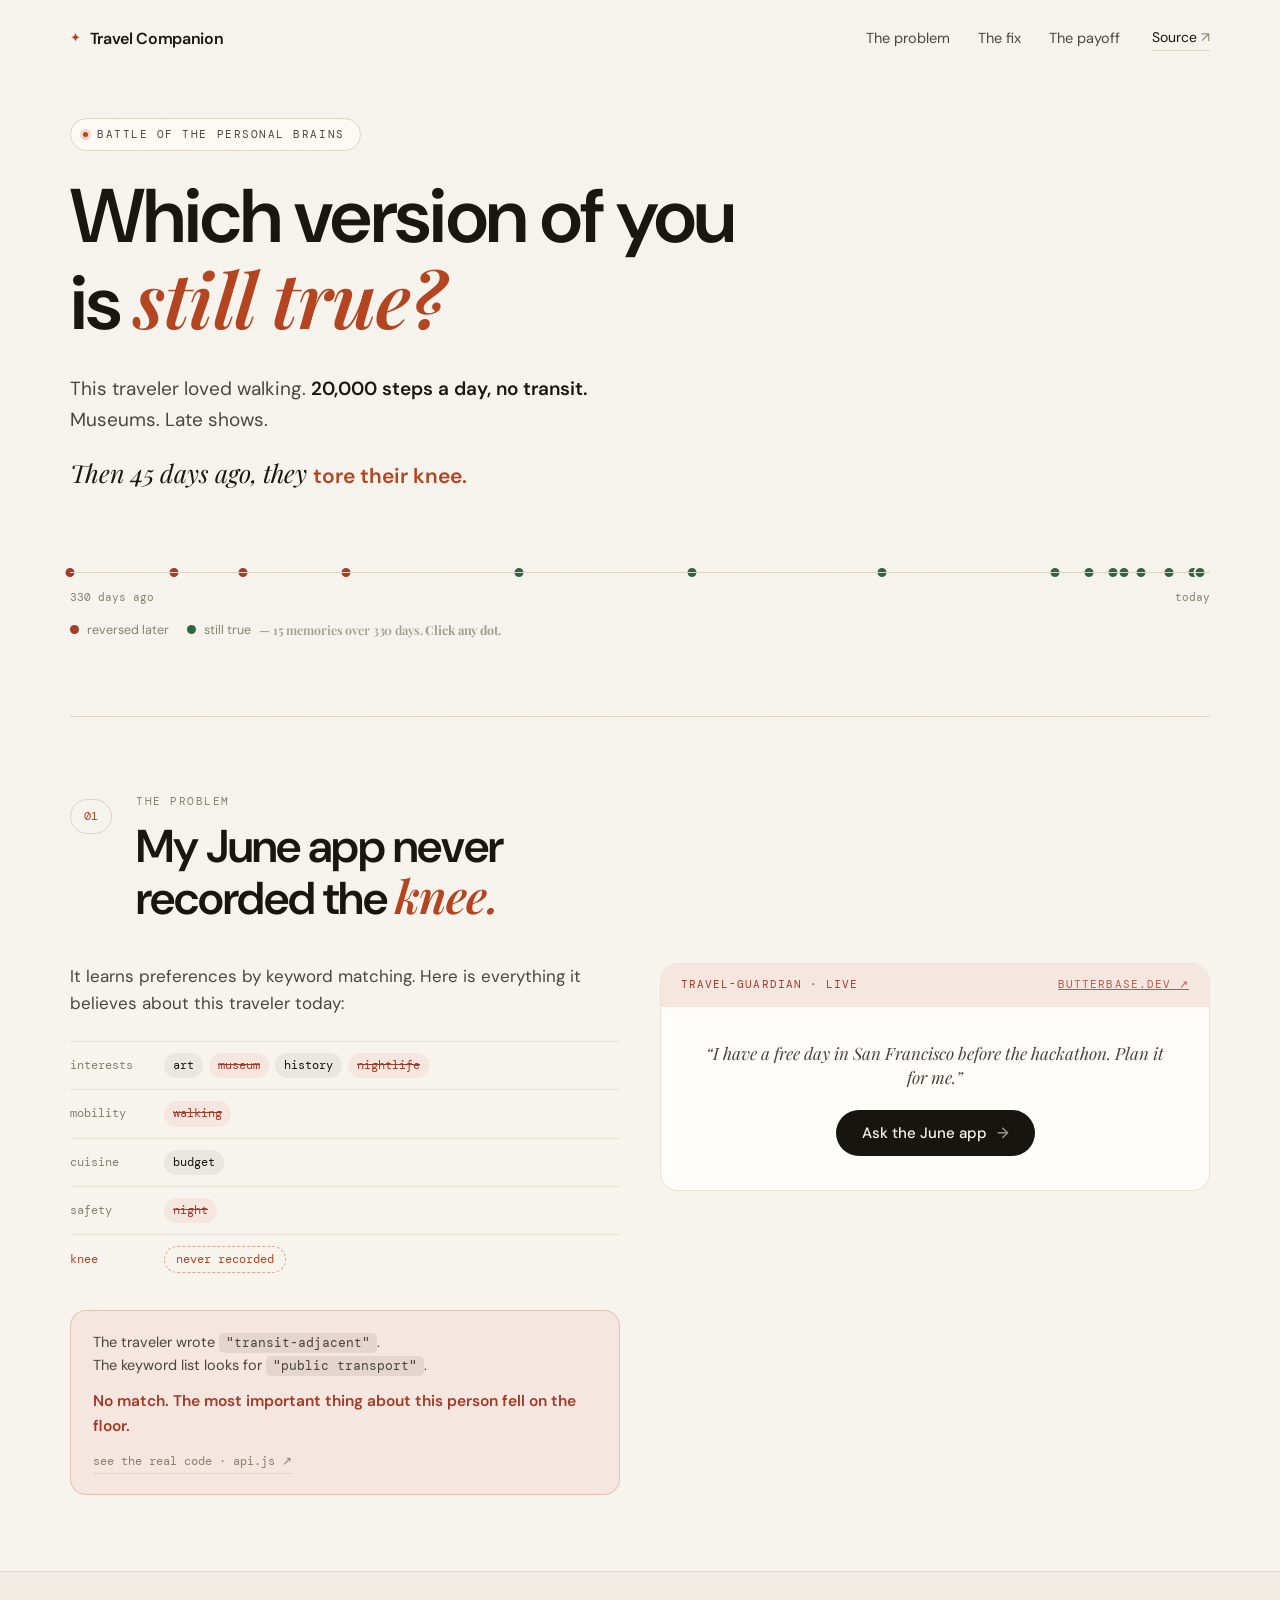
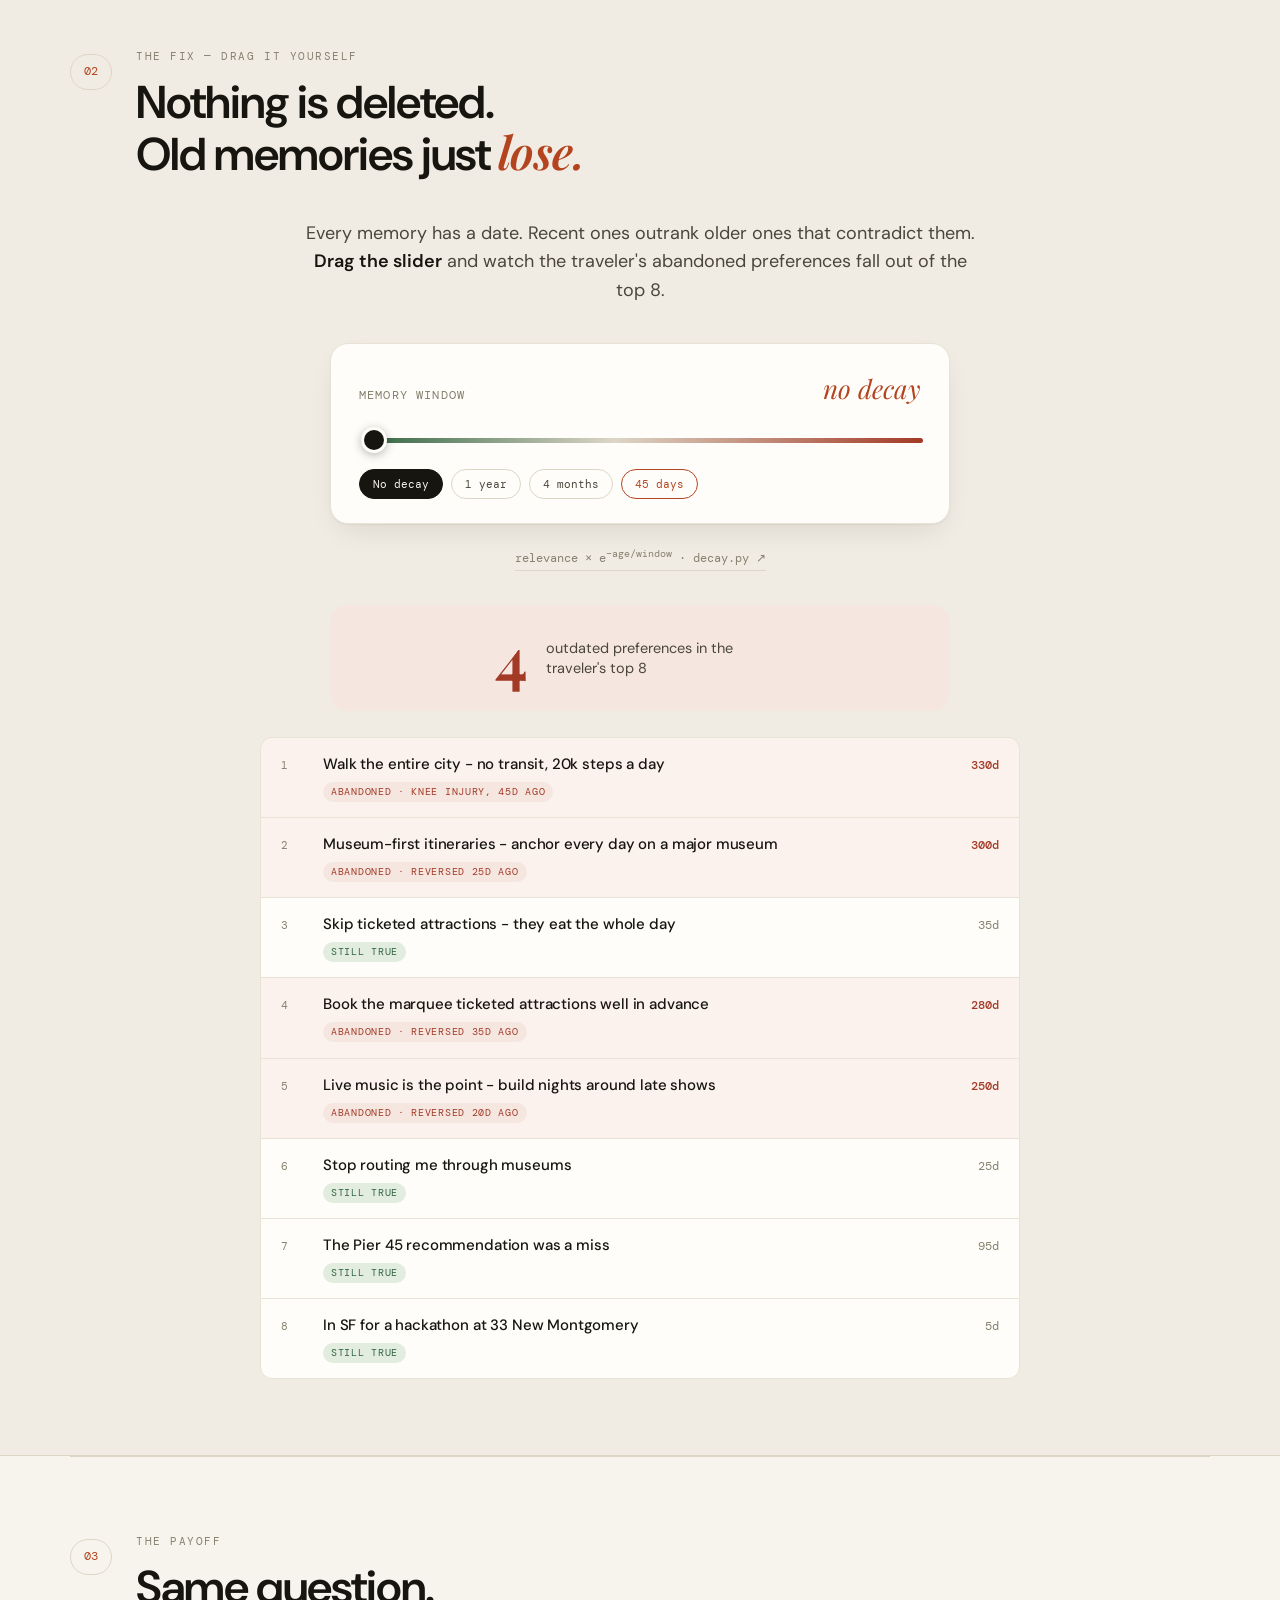
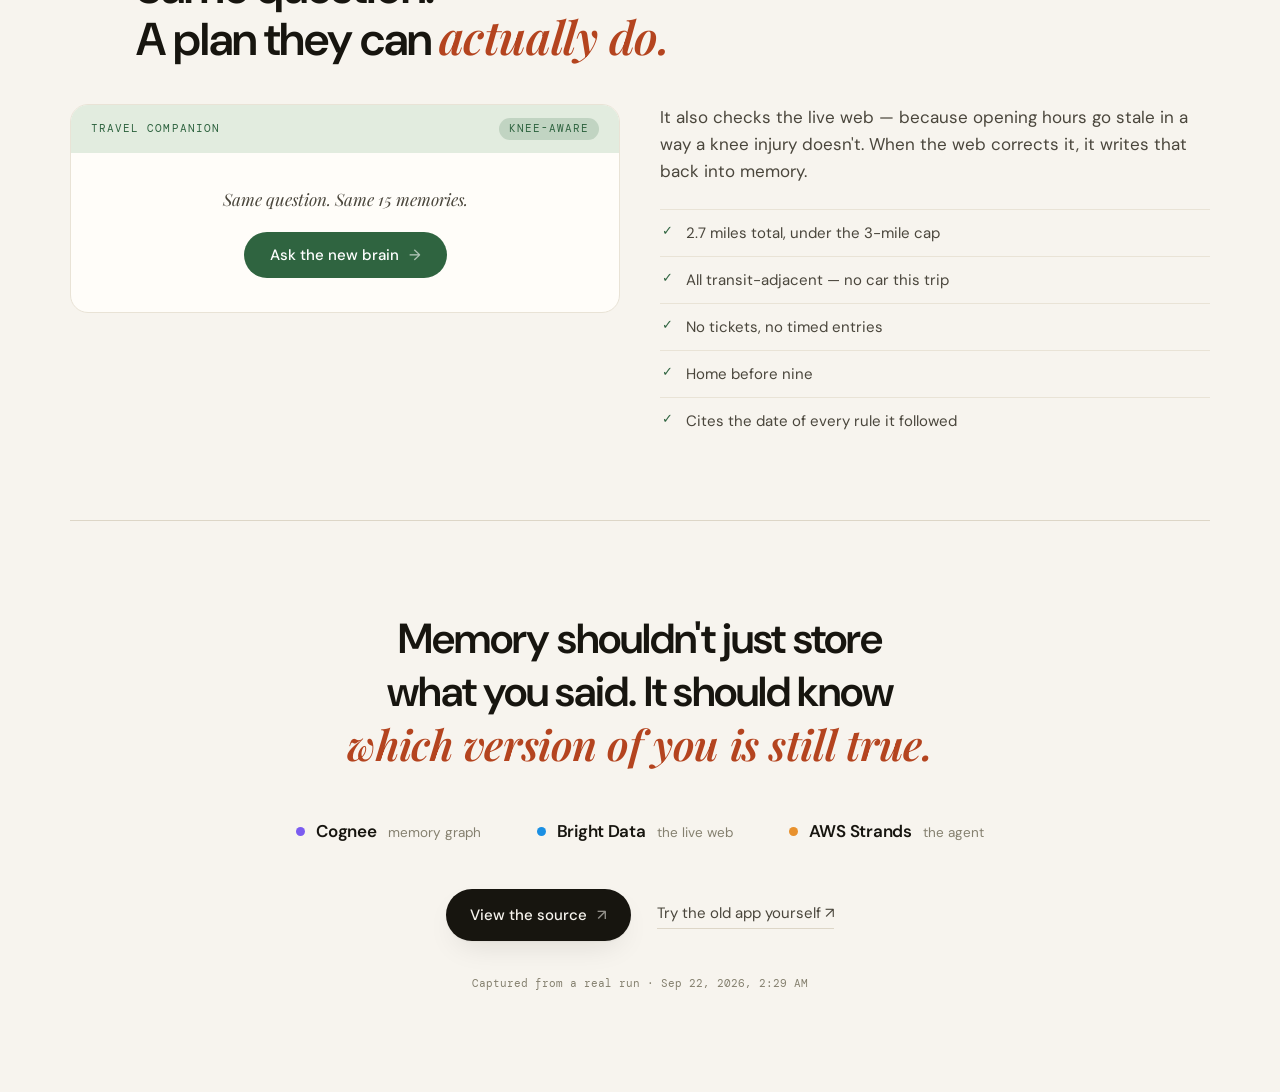
<file: index.html>
<!doctype html>
<html lang="en">
  <head>
    <meta charset="UTF-8" />
    <meta name="viewport" content="width=device-width, initial-scale=1.0" />
    <meta name="description" content="A travel agent whose memory knows which version of you is still current." />
    <title>Travel Companion — which version of you is still true?</title>
    <link rel="preconnect" href="https://fonts.googleapis.com" />
    <link rel="preconnect" href="https://fonts.gstatic.com" crossorigin />
    <link href="https://fonts.googleapis.com/css2?family=DM+Mono:wght@400;500&family=DM+Sans:opsz,wght@9..40,400;9..40,500;9..40,600;9..40,700&family=Playfair+Display:ital,wght@600;700&display=swap" rel="stylesheet" />
    <link rel="stylesheet" href="styles.css" />
    <link rel="stylesheet" href="demo.css" />
  </head>
  <body class="demo-body">

    <nav class="nav shell">
      <a class="brand" href="#top"><span class="brand-mark">✦</span> Travel Companion</a>
      <div class="nav-links">
        <a href="#problem">The problem</a><a href="#fix">The fix</a><a href="#payoff">The payoff</a>
      </div>
      <a class="nav-cta" href="https://github.com/abhijitbetigeri/Travel-Companion">Source <span>↗</span></a>
    </nav>

    <!-- ① SETUP ─────────────────────────────────────────── -->
    <header class="beat setup shell" id="top">
      <div class="eyebrow"><span></span> Battle of the Personal Brains</div>
      <h1>Which version of you<br />is <em>still true?</em></h1>

      <div class="story">
        <p>This traveler loved walking. <b>20,000 steps a day, no transit.</b>
           Museums. Late shows.</p>
        <p class="turn">Then 45 days ago, they <b>tore their knee.</b></p>
      </div>

      <div class="timeline" id="timeline" aria-label="The traveler's decisions over time"></div>
      <p class="timeline-key">
        <span class="k stale"></span> reversed later
        <span class="k fresh"></span> still true
        <em>— 15 memories over 330 days. <b>Click any dot.</b></em>
      </p>
      <div class="mem-detail" id="mem-detail" hidden></div>
    </header>

    <!-- ② PROBLEM ───────────────────────────────────────── -->
    <section class="beat shell" id="problem">
      <div class="beat-head">
        <span class="beat-num">01</span>
        <div>
          <p class="section-label">The problem</p>
          <h2>My June app never<br />recorded the <em>knee.</em></h2>
        </div>
      </div>

      <div class="split">
        <div>
          <p class="lede">It learns preferences by keyword matching. Here is
             everything it believes about this traveler today:</p>
          <dl class="prefs" id="guardian-prefs"></dl>
          <div class="gotcha">
            <p>The traveler wrote <code>"transit-adjacent"</code>.<br />
               The keyword list looks for <code>"public transport"</code>.</p>
            <p class="punch">No match. The most important thing about this
               person fell on the floor.</p>
            <a class="src" target="_blank" rel="noopener"
               href="https://github.com/abhijitbetigeri/travel-guardian/blob/main/frontend/src/api.js#L144-L179">
               see the real code · api.js ↗</a>
          </div>
        </div>

        <div class="reply-card stale">
          <div class="rc-top">
            <span>travel-guardian · live</span>
            <a href="https://travel-guardian.butterbase.dev" target="_blank" rel="noopener">butterbase.dev ↗</a>
          </div>
          <div class="ask-gate" id="gate-old">
            <p class="ask-q">“I have a free day in San Francisco before the hackathon. Plan it for me.”</p>
            <button class="ask-btn" id="ask-old">Ask the June app <span>→</span></button>
          </div>
          <div class="rc-body" id="guardian-answer" hidden>…</div>
        </div>
      </div>
    </section>

    <!-- ③ FIX — the interactive core ─────────────────────── -->
    <section class="beat fix-beat" id="fix">
      <div class="shell">
        <div class="beat-head">
          <span class="beat-num">02</span>
          <div>
            <p class="section-label">The fix — drag it yourself</p>
            <h2>Nothing is deleted.<br />Old memories just <em>lose.</em></h2>
          </div>
        </div>

        <p class="lede center">Every memory has a date. Recent ones outrank older ones
           that contradict them. <b>Drag the slider</b> and watch the traveler's
           abandoned preferences fall out of the top 8.</p>

        <div class="control">
          <div class="control-row">
            <label for="window">Memory window</label>
            <output id="window-out">3650 days</output>
          </div>
          <input type="range" id="window" min="10" max="3650" value="3650" step="5" />
          <div class="ticks">
            <button data-w="3650" class="tick">No decay</button>
            <button data-w="365" class="tick">1 year</button>
            <button data-w="120" class="tick">4 months</button>
            <button data-w="45" class="tick is-key">45 days</button>
          </div>
        </div>

        <a class="src center-src" target="_blank" rel="noopener"
           href="https://github.com/abhijitbetigeri/Travel-Companion/blob/main/travel_companion/decay.py">
           relevance × e<sup>−age/window</sup> · decay.py ↗</a>

        <div class="counter" id="counter">
          <b id="stale-count">4</b>
          <span>outdated preferences in the traveler's top&nbsp;8</span>
        </div>

        <ol class="live-rank" id="live-rank"></ol>
      </div>
    </section>

    <!-- ④ PAYOFF ────────────────────────────────────────── -->
    <section class="beat shell" id="payoff">
      <div class="beat-head">
        <span class="beat-num">03</span>
        <div>
          <p class="section-label">The payoff</p>
          <h2>Same question.<br />A plan they can <em>actually do.</em></h2>
        </div>
      </div>

      <div class="split">
        <div class="reply-card fresh">
          <div class="rc-top"><span>Travel Companion</span><span class="ok">knee-aware</span></div>
          <div class="ask-gate" id="gate-new">
            <p class="ask-q">Same question. Same 15 memories.</p>
            <button class="ask-btn fresh" id="ask-new">Ask the new brain <span>→</span></button>
          </div>
          <div class="trace" id="trace" hidden></div>
          <div class="rc-body" id="companion-answer" hidden>…</div>
        </div>

        <div>
          <p class="lede">It also checks the live web — because opening hours go
             stale in a way a knee injury doesn't. When the web corrects it, it
             writes that back into memory.</p>
          <ul class="checks">
            <li>2.7 miles total, under the 3-mile cap</li>
            <li>All transit-adjacent — no car this trip</li>
            <li>No tickets, no timed entries</li>
            <li>Home before nine</li>
            <li>Cites the date of every rule it followed</li>
          </ul>
        </div>
      </div>
    </section>

    <!-- ⑤ CLOSE ─────────────────────────────────────────── -->
    <section class="beat close shell">
      <h2>Memory shouldn't just store<br />what you said. It should know<br /><em>which version of you is still true.</em></h2>
      <div class="stack-items">
        <div><span class="stack-dot cognee"></span><strong>Cognee</strong><small>memory graph</small></div>
        <div><span class="stack-dot bright"></span><strong>Bright Data</strong><small>the live web</small></div>
        <div><span class="stack-dot aws"></span><strong>AWS Strands</strong><small>the agent</small></div>
      </div>
      <div class="close-links">
        <a class="button button-dark" href="https://github.com/abhijitbetigeri/Travel-Companion">View the source <span>↗</span></a>
        <a class="text-link" href="https://travel-guardian.butterbase.dev" target="_blank" rel="noopener">Try the old app yourself <span>↗</span></a>
      </div>
      <p class="capture-note">Captured from a real run · <span id="captured">…</span></p>
    </section>

    <script src="app.js"></script>
  </body>
</html>
</file>
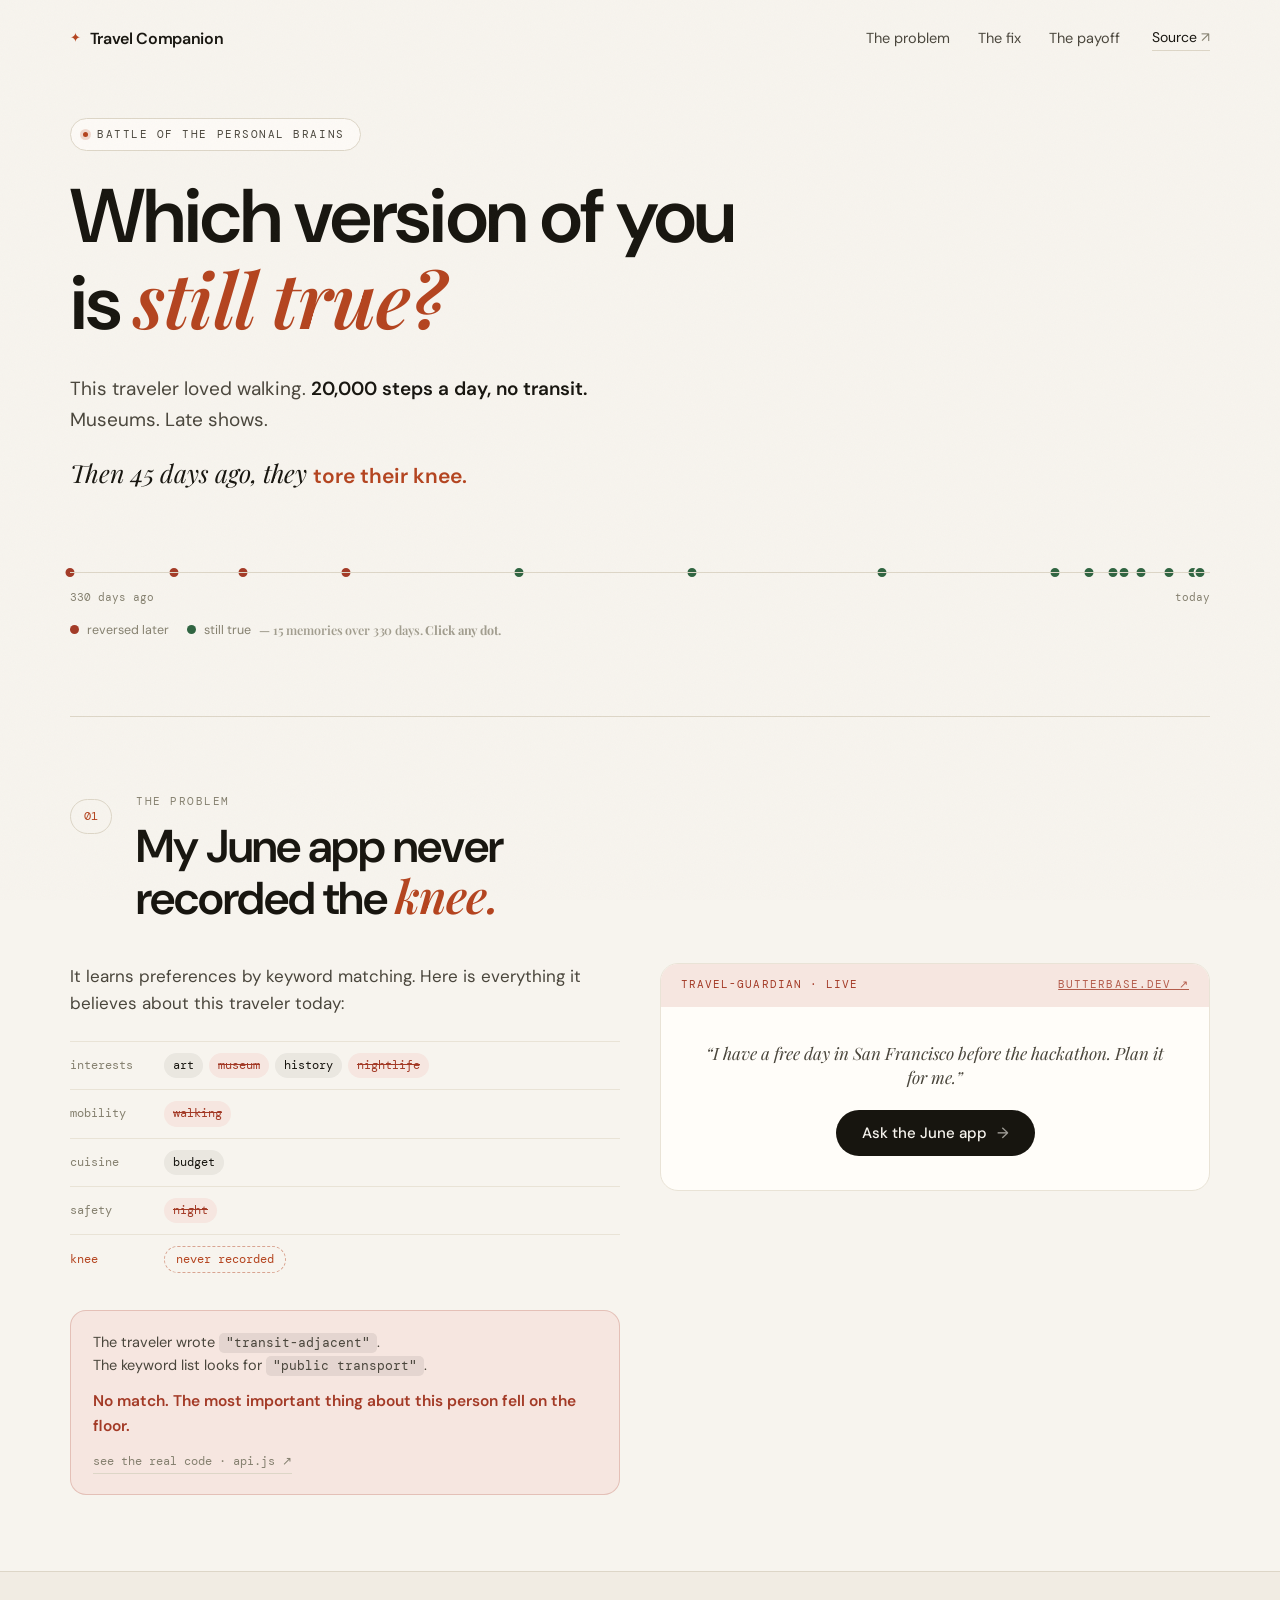
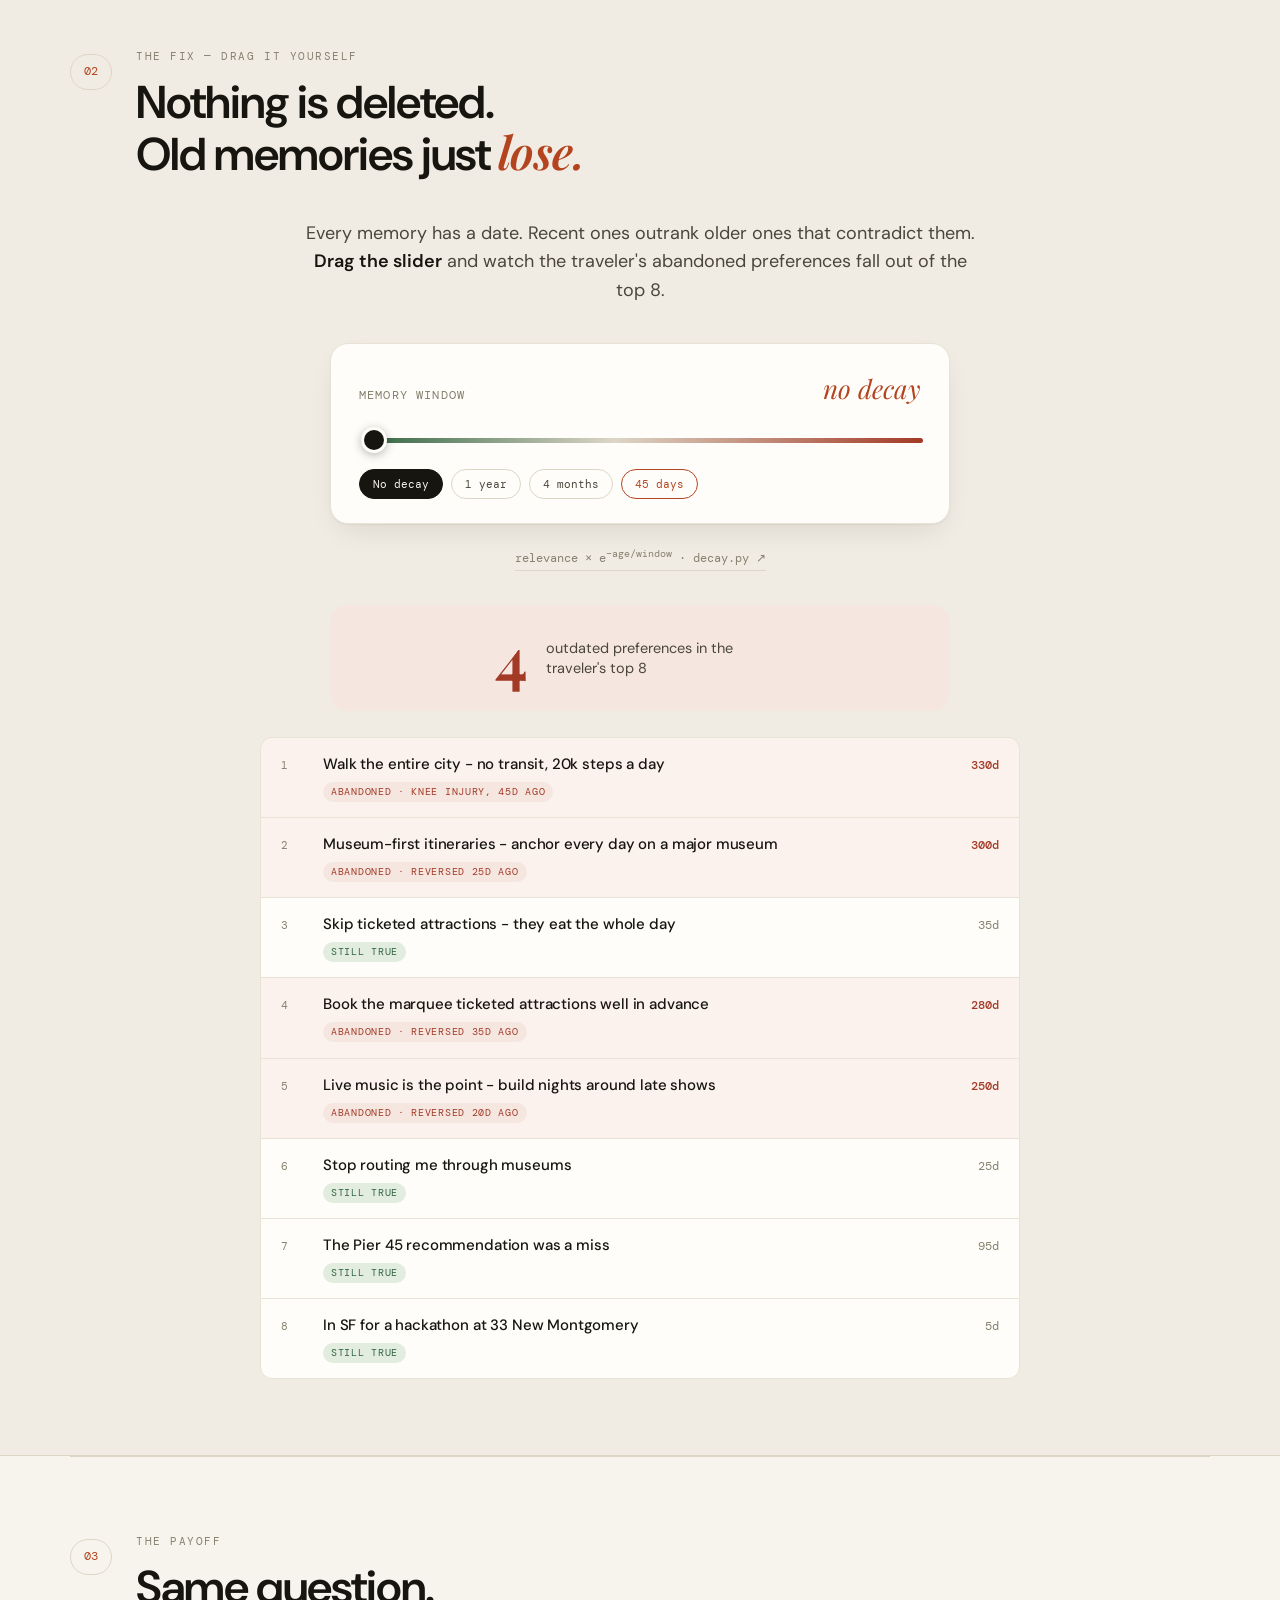
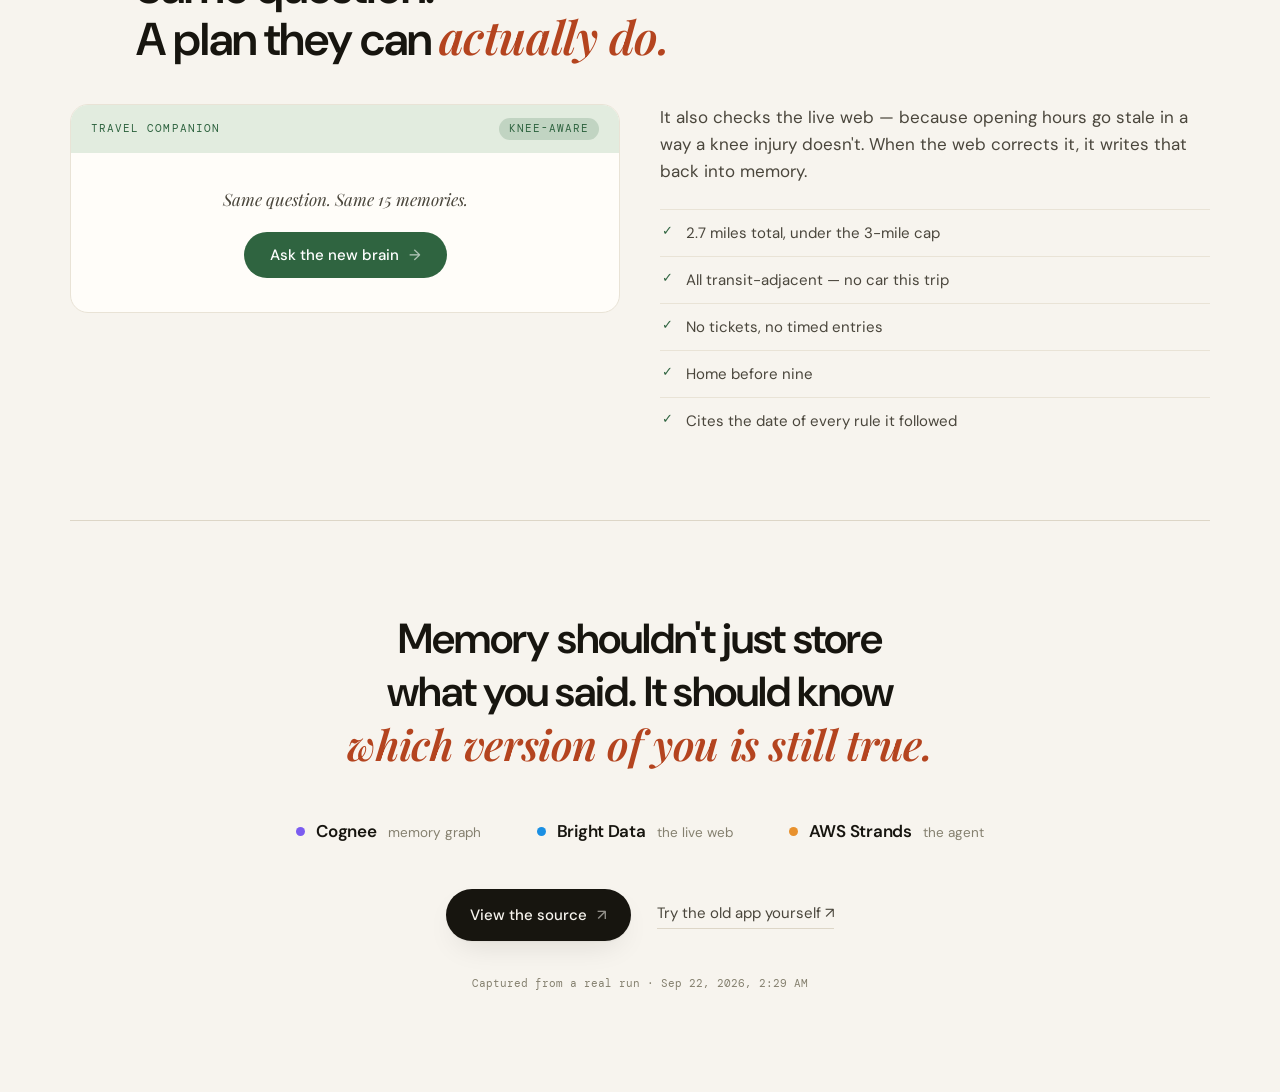
<file: demo.html>
<!doctype html>
<meta charset="utf-8">
<title>Travel Companion</title>
<meta http-equiv="refresh" content="0; url=./">
<link rel="canonical" href="./">
<p style="font-family:system-ui;padding:2rem">The demo moved — <a href="./">open it here</a>.</p>
<script>location.replace("./");</script>
</file>
<file: styles.css>
/* Travel Companion — editorial / warm-paper. Playfair voice, DM Sans body, DM Mono labels. */

:root {
  --paper: #f7f4ee;
  --paper-2: #f1ece3;
  --card: #fffdf9;
  --ink: #17150f;
  --ink-2: #4a463c;
  --ink-3: #85806f;
  --rule: #ddd6c7;
  --rule-2: #e9e3d6;
  --accent: #b4441f;
  --accent-soft: #f0d9cd;
  --stale: #a33a26;
  --stale-bg: #f6e6e0;
  --fresh: #2f6440;
  --fresh-bg: #e2ecdf;
  --shadow: 0 1px 2px rgba(23, 21, 15, .04), 0 12px 32px -12px rgba(23, 21, 15, .14);
  --shadow-lg: 0 2px 4px rgba(23, 21, 15, .05), 0 40px 80px -32px rgba(23, 21, 15, .26);
  --sans: "DM Sans", ui-sans-serif, system-ui, sans-serif;
  --mono: "DM Mono", ui-monospace, "SF Mono", Menlo, monospace;
  --display: "Playfair Display", ui-serif, Georgia, serif;
  --shell: 1140px;
}

@media (prefers-color-scheme: dark) {
  :root:not([data-theme="light"]) {
    --paper: #14130f;
    --paper-2: #1a1814;
    --card: #1e1c17;
    --ink: #f4f1e9;
    --ink-2: #bdb7a8;
    --ink-3: #8b8578;
    --rule: #33302a;
    --rule-2: #2a2721;
    --accent: #e0703f;
    --accent-soft: #3a2419;
    --stale: #e08163;
    --stale-bg: #33201a;
    --fresh: #7fb894;
    --fresh-bg: #1c2b21;
    --shadow: 0 1px 2px rgba(0, 0, 0, .3), 0 12px 32px -12px rgba(0, 0, 0, .6);
    --shadow-lg: 0 2px 4px rgba(0, 0, 0, .35), 0 40px 80px -32px rgba(0, 0, 0, .8);
  }
}

* { box-sizing: border-box; }

html { scroll-behavior: smooth; }

body {
  margin: 0;
  background: var(--paper);
  color: var(--ink);
  font-family: var(--sans);
  font-size: 17px;
  line-height: 1.6;
  -webkit-font-smoothing: antialiased;
  overflow-x: hidden;
}

/* paper grain */
body::before {
  content: "";
  position: fixed;
  inset: 0;
  z-index: 9999;
  pointer-events: none;
  opacity: .028;
  background-image: url("data:image/svg+xml,%3Csvg xmlns='http://www.w3.org/2000/svg' width='180' height='180'%3E%3Cfilter id='n'%3E%3CfeTurbulence type='fractalNoise' baseFrequency='.85' numOctaves='3'/%3E%3C/filter%3E%3Crect width='180' height='180' filter='url(%23n)'/%3E%3C/svg%3E");
}

.shell { width: min(100% - 48px, var(--shell)); margin-inline: auto; }

a { color: inherit; }

h1, h2, h3 { font-weight: 600; letter-spacing: -.022em; line-height: 1.06; margin: 0; }

em {
  font-family: var(--display);
  font-style: italic;
  font-weight: 600;
  letter-spacing: -.01em;
}

p { margin: 0; }

/* ── labels ──────────────────────────────────────────────── */

.section-label, .eyebrow, .card-kicker, .status, .live, .step-number, .answer-top span {
  font-family: var(--mono);
  font-size: 11px;
  letter-spacing: .14em;
  text-transform: uppercase;
}

.section-label { color: var(--ink-3); margin: 0 0 20px; }

.eyebrow {
  display: inline-flex;
  align-items: center;
  gap: 9px;
  color: var(--ink-2);
  padding: 7px 15px 7px 12px;
  border: 1px solid var(--rule);
  border-radius: 100px;
  background: color-mix(in srgb, var(--card) 70%, transparent);
  backdrop-filter: blur(8px);
}

.eyebrow span {
  width: 5px; height: 5px; border-radius: 50%;
  background: var(--accent);
  box-shadow: 0 0 0 3px color-mix(in srgb, var(--accent) 18%, transparent);
}

/* ── nav ─────────────────────────────────────────────────── */

.nav {
  display: flex;
  align-items: center;
  gap: 32px;
  padding: 26px 0;
  position: relative;
  z-index: 10;
}

.brand {
  font-weight: 600;
  letter-spacing: -.02em;
  text-decoration: none;
  display: inline-flex;
  align-items: center;
  gap: 9px;
  font-size: 16px;
}

.brand-mark { color: var(--accent); font-size: 13px; }

.nav-links { margin-left: auto; display: flex; gap: 28px; }

.nav-links a {
  text-decoration: none;
  color: var(--ink-2);
  font-size: 14.5px;
  transition: color .2s;
}

.nav-links a:hover { color: var(--ink); }

.nav-cta {
  font-size: 14px;
  text-decoration: none;
  color: var(--ink);
  border-bottom: 1px solid var(--rule);
  padding-bottom: 2px;
  transition: border-color .2s;
}

.nav-cta:hover { border-color: var(--accent); }
.nav-cta span { color: var(--ink-3); }

/* ── hero ────────────────────────────────────────────────── */

.hero {
  position: relative;
  padding: 72px 0 120px;
  display: grid;
  grid-template-columns: minmax(0, 1.05fr) minmax(0, .95fr);
  column-gap: 72px;
  align-items: start;
}

.hero > .eyebrow { grid-column: 1; justify-self: start; }

.hero h1 {
  grid-column: 1;
  margin: 28px 0 0;
  font-size: clamp(46px, 6.4vw, 82px);
}

.hero h1 em { display: inline-block; color: var(--accent); }

.hero-copy {
  grid-column: 1;
  margin: 26px 0 0;
  max-width: 30rem;
  color: var(--ink-2);
  font-size: 18.5px;
  line-height: 1.58;
  text-wrap: pretty;
}

.hero-actions {
  grid-column: 1;
  margin-top: 36px;
  display: flex;
  align-items: center;
  gap: 26px;
  flex-wrap: wrap;
}

.hero-card {
  grid-column: 2;
  grid-row: 1 / span 5;
  margin-top: 8px;
  background: var(--card);
  border: 1px solid var(--rule-2);
  border-radius: 20px;
  padding: 24px;
  box-shadow: var(--shadow-lg);
  rotate: .55deg;
  transition: rotate .5s cubic-bezier(.2, .8, .2, 1), translate .5s cubic-bezier(.2, .8, .2, 1);
}

.hero-card:hover { rotate: 0deg; translate: 0 -4px; }

/* ── buttons ─────────────────────────────────────────────── */

.button {
  display: inline-flex;
  align-items: center;
  gap: 10px;
  padding: 14px 24px;
  border-radius: 100px;
  text-decoration: none;
  font-size: 15px;
  font-weight: 500;
  transition: translate .2s, box-shadow .2s, background .2s;
}

.button-dark {
  background: var(--ink);
  color: var(--paper);
  box-shadow: var(--shadow);
}

.button-dark:hover { translate: 0 -2px; box-shadow: var(--shadow-lg); }
.button span { opacity: .55; }

.text-link {
  text-decoration: none;
  font-size: 15px;
  color: var(--ink-2);
  border-bottom: 1px solid var(--rule);
  padding-bottom: 3px;
  transition: color .2s, border-color .2s;
}

.text-link:hover { color: var(--ink); border-color: var(--accent); }

/* ── plan card ───────────────────────────────────────────── */

.card-top {
  display: flex;
  align-items: center;
  justify-content: space-between;
  padding-bottom: 18px;
  margin-bottom: 4px;
}

.card-kicker { color: var(--ink-3); }

.live {
  display: inline-flex;
  align-items: center;
  gap: 7px;
  color: var(--fresh);
  background: var(--fresh-bg);
  padding: 5px 11px;
  border-radius: 100px;
  font-size: 10px;
}

.live i {
  width: 5px; height: 5px; border-radius: 50%;
  background: var(--fresh);
  animation: pulse 2.4s ease-in-out infinite;
}

@keyframes pulse { 0%, 100% { opacity: 1; } 50% { opacity: .25; } }

.plan-row {
  display: grid;
  grid-template-columns: 56px 1fr auto;
  gap: 16px;
  align-items: baseline;
  padding: 15px 0;
}

.plan-row time {
  font-family: var(--mono);
  font-size: 12.5px;
  color: var(--accent);
  letter-spacing: -.01em;
}

.plan-row strong { display: block; font-weight: 600; font-size: 15.5px; letter-spacing: -.01em; }

.plan-row p { margin-top: 3px; color: var(--ink-3); font-size: 13.5px; line-height: 1.45; }

.plan-row b {
  font-family: var(--mono);
  font-size: 10.5px;
  font-weight: 400;
  color: var(--ink-3);
  opacity: .45;
}

.plan-line { height: 1px; background: var(--rule-2); }

.memory-note {
  margin-top: 18px;
  display: flex;
  gap: 12px;
  padding: 16px 18px;
  border-radius: 14px;
  background: var(--accent-soft);
  border: 1px solid color-mix(in srgb, var(--accent) 16%, transparent);
}

.memory-note span { color: var(--accent); font-size: 12px; line-height: 1.5; }
.memory-note p { font-size: 13.5px; line-height: 1.5; color: var(--ink-2); }
.memory-note strong { color: var(--ink); font-weight: 600; }

/* ── orbits ──────────────────────────────────────────────── */

.orbit {
  position: absolute;
  border-radius: 50%;
  pointer-events: none;
  z-index: -1;
  filter: blur(70px);
}

.orbit-one {
  width: 460px; height: 460px;
  top: -80px; right: -120px;
  background: radial-gradient(circle, color-mix(in srgb, var(--accent) 22%, transparent), transparent 68%);
}

.orbit-two {
  width: 380px; height: 380px;
  bottom: 40px; left: -160px;
  background: radial-gradient(circle, color-mix(in srgb, var(--fresh) 18%, transparent), transparent 68%);
}

/* ── belief ──────────────────────────────────────────────── */

.belief { padding: 92px 0; border-top: 1px solid var(--rule); }

.belief-grid {
  display: grid;
  grid-template-columns: minmax(0, 1fr) minmax(0, 1fr);
  gap: 64px;
  align-items: start;
}

.belief-grid h2 { font-size: clamp(32px, 4vw, 50px); }
.belief-grid h2 em { color: var(--accent); }

.belief-grid p {
  color: var(--ink-2);
  font-size: 18px;
  line-height: 1.6;
  max-width: 30rem;
  padding-top: 8px;
  text-wrap: pretty;
}

/* ── comparison ──────────────────────────────────────────── */

.comparison { padding: 0 0 92px; }

.comparison-head { margin-bottom: 36px; }

.comparison-head p:last-child {
  font-family: var(--display);
  font-style: italic;
  font-size: clamp(22px, 2.8vw, 31px);
  color: var(--ink);
  letter-spacing: -.015em;
}

.comparison-grid { display: grid; grid-template-columns: 1fr 1fr; gap: 24px; }

.answer {
  border: 1px solid var(--rule-2);
  border-radius: 20px;
  padding: 28px;
  background: var(--card);
  transition: translate .3s cubic-bezier(.2, .8, .2, 1), box-shadow .3s;
}

.answer:hover { translate: 0 -3px; box-shadow: var(--shadow); }

.answer.old { background: color-mix(in srgb, var(--stale-bg) 42%, var(--card)); }
.answer.current { background: color-mix(in srgb, var(--fresh-bg) 40%, var(--card)); }

.answer-top {
  display: flex;
  align-items: center;
  justify-content: space-between;
  margin-bottom: 22px;
}

.answer-top span:first-child { color: var(--ink-3); }

.status { padding: 5px 11px; border-radius: 100px; font-size: 10px; }
.answer.old .status { background: var(--stale-bg); color: var(--stale); }
.answer.current .status { background: var(--fresh-bg); color: var(--fresh); }

.answer h3 { font-size: clamp(24px, 2.6vw, 31px); }
.answer.current h3 em { color: var(--fresh); }

.answer ul {
  list-style: none;
  padding: 0;
  margin: 22px 0;
  border-top: 1px solid var(--rule-2);
}

.answer li {
  padding: 11px 0 11px 22px;
  border-bottom: 1px solid var(--rule-2);
  font-size: 15px;
  color: var(--ink-2);
  position: relative;
}

.answer li::before {
  content: "";
  position: absolute;
  left: 2px; top: 19px;
  width: 7px; height: 1.5px;
}

.answer.old li::before { background: var(--stale); }
.answer.current li::before { background: var(--fresh); }

.answer > p:last-child { font-size: 14.5px; color: var(--ink-3); line-height: 1.55; text-wrap: pretty; }

/* ── workflow ────────────────────────────────────────────── */

.workflow {
  padding: 92px 0;
  background: var(--paper-2);
  border-block: 1px solid var(--rule);
}

.workflow h2 { font-size: clamp(32px, 4vw, 50px); margin-bottom: 56px; }

.steps { display: grid; grid-template-columns: repeat(3, 1fr); gap: 40px; }

.steps article { border-top: 2px solid var(--ink); padding-top: 20px; }

.step-number { display: block; color: var(--accent); margin-bottom: 14px; }

.steps h3 { font-size: 20px; margin-bottom: 10px; }

.steps p { color: var(--ink-2); font-size: 15.5px; line-height: 1.58; text-wrap: pretty; }

/* ── stack ───────────────────────────────────────────────── */

.stack { padding: 80px 0; }

.stack-items { display: flex; gap: 56px; flex-wrap: wrap; }

.stack-items div { display: flex; align-items: baseline; gap: 11px; }

.stack-dot {
  width: 9px; height: 9px;
  border-radius: 50%;
  translate: 0 -1px;
}

.stack-dot.cognee { background: #7b5cf0; }
.stack-dot.bright { background: #1a8fe3; }
.stack-dot.aws    { background: #e8912d; }

.stack-items strong { font-weight: 600; letter-spacing: -.015em; }

.stack-items small { color: var(--ink-3); font-size: 13.5px; }

/* ── closing ─────────────────────────────────────────────── */

.closing {
  padding: 96px 0 104px;
  border-top: 1px solid var(--rule);
  text-align: center;
}

.closing h2 { font-size: clamp(36px, 5.2vw, 64px); margin: 26px 0 36px; }
.closing h2 em { color: var(--accent); }

footer {
  display: flex;
  align-items: center;
  justify-content: space-between;
  gap: 20px;
  padding: 28px 0 40px;
  border-top: 1px solid var(--rule);
  flex-wrap: wrap;
}

footer p { color: var(--ink-3); font-size: 13.5px; }

/* ── entrance ────────────────────────────────────────────── */

@media (prefers-reduced-motion: no-preference) {
  .hero > *, .hero-card {
    animation: rise .85s cubic-bezier(.2, .8, .2, 1) backwards;
  }

  .hero > .eyebrow  { animation-delay: .04s; }
  .hero h1          { animation-delay: .11s; }
  .hero-copy        { animation-delay: .19s; }
  .hero-actions     { animation-delay: .26s; }
  .hero-card        { animation-delay: .34s; }

}

/* ── responsive ──────────────────────────────────────────── */

@media (max-width: 940px) {
  .hero { grid-template-columns: 1fr; padding-bottom: 80px; }
  .hero-card { grid-column: 1; grid-row: auto; margin-top: 44px; rotate: 0deg; }
  .belief-grid, .comparison-grid, .steps { grid-template-columns: 1fr; gap: 28px; }
  .belief, .workflow { padding: 68px 0; }
}

@media (max-width: 620px) {
  body { font-size: 16px; }
  .nav-links { display: none; }
  .nav { gap: 16px; }
  .nav-cta { margin-left: auto; }
  .stack-items { gap: 28px; flex-direction: column; }
  .hero-actions { gap: 18px; }
}

@keyframes rise {
  from { opacity: 0; translate: 0 18px; }
  to   { opacity: 1; translate: 0 0; }
}
</file>
<file: demo.css>
/* Travel Companion — interactive demo, layered on styles.css tokens */

/* [hidden] must beat our own display:flex/grid rules */
[hidden] { display: none !important; }

.demo-body { background: var(--paper); }

.load-error {
  margin: 0; padding: 14px 20px; background: var(--stale-bg); color: var(--stale);
  font-family: var(--mono); font-size: 13px;
}

.beat { padding: 76px 0; }
.beat + .beat { border-top: 1px solid var(--rule); }

.reveal { opacity: 0; translate: 0 20px; transition: opacity .6s, translate .6s cubic-bezier(.2,.8,.2,1); }
.reveal.in { opacity: 1; translate: 0 0; }
@media (prefers-reduced-motion: reduce) { .reveal { opacity: 1; translate: none; transition: none; } }

.beat-head { display: flex; gap: 24px; align-items: flex-start; margin-bottom: 40px; }
.beat-num {
  font-family: var(--mono); font-size: 12px; color: var(--accent);
  border: 1px solid var(--rule); border-radius: 100px; padding: 7px 13px;
  flex: none; translate: 0 6px;
}
.beat-head h2 { font-size: clamp(28px, 3.7vw, 46px); }
.beat-head h2 em { color: var(--accent); }
.beat-head .section-label { margin-bottom: 12px; }

.lede { font-size: 17px; color: var(--ink-2); line-height: 1.6; max-width: 34rem; text-wrap: pretty; }
.lede.center { max-width: 44rem; margin: 0 auto 38px; text-align: center; font-size: 18px; }
.lede b { color: var(--ink); font-weight: 600; }

/* ── ① setup ─────────────────────────────────────────────── */

.setup { padding-top: 40px; }
.setup h1 { margin: 26px 0 0; font-size: clamp(42px, 6vw, 76px); }
.setup h1 em { color: var(--accent); }

.story { margin-top: 30px; max-width: 34rem; font-size: 19px; line-height: 1.6; }
.story p { margin-bottom: 10px; color: var(--ink-2); }
.story b { color: var(--ink); font-weight: 600; }
.story .turn {
  font-family: var(--display); font-style: italic; font-size: 25px;
  color: var(--ink); margin-top: 18px;
}
.story .turn b { color: var(--accent); font-style: normal; font-family: var(--sans); font-size: 21px; }

.timeline { position: relative; height: 66px; margin: 52px 0 0; }
.tl-axis { position: absolute; left: 0; right: 0; top: 26px; height: 1px; background: var(--rule); pointer-events: none; }
.dot {
  position: absolute; top: 20px; width: 13px; height: 13px; border-radius: 50%;
  translate: -50% 0; cursor: pointer; border: 2px solid var(--paper);
  transition: scale .18s, box-shadow .18s;
}
.dot.stale { background: var(--stale); }
.dot.fresh { background: var(--fresh); }
.dot:hover, .dot:focus-visible { scale: 1.5; outline: none; box-shadow: 0 0 0 4px color-mix(in srgb, var(--accent) 22%, transparent); }
.dot::after {
  content: attr(data-tip); position: absolute; bottom: 24px; left: 50%; translate: -50% 0;
  background: var(--ink); color: var(--paper); font-size: 11.5px; font-family: var(--mono);
  padding: 6px 10px; border-radius: 7px; white-space: nowrap; opacity: 0; pointer-events: none;
  transition: opacity .18s; z-index: 5;
}
.dot:hover::after, .dot:focus-visible::after { opacity: 1; }
.tl-label { pointer-events: none; position: absolute; top: 44px; font-family: var(--mono); font-size: 10.5px; color: var(--ink-3); }
.tl-old { left: 0; } .tl-new { right: 0; }

.timeline-key { margin-top: 8px; font-size: 12.5px; color: var(--ink-3); display: flex; align-items: center; gap: 8px; flex-wrap: wrap; }
.timeline-key .k { width: 9px; height: 9px; border-radius: 50%; display: inline-block; }
.timeline-key .k.stale { background: var(--stale); }
.timeline-key .k.fresh { background: var(--fresh); margin-left: 10px; }
.timeline-key em { font-style: normal; opacity: .75; }

/* ── layout ──────────────────────────────────────────────── */

.split { display: grid; grid-template-columns: 1fr 1fr; gap: 40px; align-items: start; }

/* ── ② problem ───────────────────────────────────────────── */

.prefs { margin: 24px 0 0; }
.pref-row {
  display: grid; grid-template-columns: 82px 1fr; gap: 12px; align-items: baseline;
  padding: 11px 0; border-top: 1px solid var(--rule-2);
}
.pref-row dt { font-family: var(--mono); font-size: 11.5px; color: var(--ink-3); }
.pref-row dd { margin: 0; display: flex; flex-wrap: wrap; gap: 6px; }
.pref-row code {
  font-family: var(--mono); font-size: 12px; padding: 3px 9px; border-radius: 100px;
  background: color-mix(in srgb, var(--ink) 6%, transparent);
}
.pref-row code.bad { background: var(--stale-bg); color: var(--stale); text-decoration: line-through; }
.pref-row.missing dt { color: var(--accent); }
.absent {
  font-family: var(--mono); font-size: 12px; color: var(--accent);
  border: 1px dashed color-mix(in srgb, var(--accent) 45%, transparent);
  padding: 3px 11px; border-radius: 100px;
}

.gotcha {
  margin-top: 26px; padding: 20px 22px; border-radius: 16px;
  background: var(--stale-bg); border: 1px solid color-mix(in srgb, var(--stale) 22%, transparent);
}
.gotcha p { font-size: 14.5px; line-height: 1.6; color: var(--ink-2); }
.gotcha code {
  font-family: var(--mono); font-size: 12.5px; background: color-mix(in srgb, var(--ink) 8%, transparent);
  padding: 2px 7px; border-radius: 5px;
}
.gotcha .punch { margin-top: 12px; color: var(--stale); font-weight: 600; font-size: 15.5px; }

/* ── reply cards ─────────────────────────────────────────── */

.reply-card { border: 1px solid var(--rule-2); border-radius: 18px; background: var(--card); overflow: hidden; }
.rc-top {
  display: flex; align-items: center; justify-content: space-between; gap: 12px; padding: 13px 20px;
  font-family: var(--mono); font-size: 10.5px; letter-spacing: .1em; text-transform: uppercase;
}
.rc-top a { color: inherit; opacity: .8; }
.reply-card.stale .rc-top { background: var(--stale-bg); color: var(--stale); }
.reply-card.fresh .rc-top { background: var(--fresh-bg); color: var(--fresh); }
.rc-body { padding: 20px 22px; font-size: 14px; line-height: 1.62; color: var(--ink-2); max-height: 460px; overflow-y: auto; }
.rc-body h4 { font-size: 14.5px; color: var(--ink); margin: 16px 0 7px; }
.rc-body h4:first-child { margin-top: 0; }
.rc-body p { margin: 0 0 10px; }
.rc-body ul { margin: 0 0 11px; padding-left: 17px; }
.rc-body li { margin-bottom: 5px; }
.rc-body strong { color: var(--ink); font-weight: 600; }

.trace {
  display: flex; flex-wrap: wrap; align-items: center; gap: 5px; padding: 13px 20px;
  border-bottom: 1px solid var(--rule-2); background: color-mix(in srgb, var(--fresh-bg) 28%, transparent);
}
.tool {
  font-family: var(--mono); font-size: 10.5px; padding: 4px 9px; border-radius: 6px;
  background: var(--card); border: 1px solid var(--rule-2); color: var(--ink-2);
  animation: pop .4s cubic-bezier(.2,.8,.2,1) backwards;
}
.trace .arrow { font-style: normal; color: var(--ink-3); font-size: 11px; }
@keyframes pop { from { opacity: 0; scale: .9; } to { opacity: 1; scale: 1; } }

.checks { list-style: none; margin: 24px 0 0; padding: 0; }
.checks li {
  padding: 11px 0 11px 26px; border-top: 1px solid var(--rule-2);
  font-size: 15px; color: var(--ink-2); position: relative;
}
.checks li::before {
  content: "✓"; position: absolute; left: 2px; color: var(--fresh); font-size: 13px;
}

/* ── ③ the interactive fix ───────────────────────────────── */

.fix-beat { background: var(--paper-2); border-block: 1px solid var(--rule); }

.control {
  max-width: 620px; margin: 0 auto; padding: 24px 28px;
  background: var(--card); border: 1px solid var(--rule-2); border-radius: 18px;
  box-shadow: var(--shadow);
}
.control-row { display: flex; align-items: baseline; justify-content: space-between; margin-bottom: 14px; }
.control-row label { font-family: var(--mono); font-size: 11.5px; letter-spacing: .1em; text-transform: uppercase; color: var(--ink-3); }
#window-out { font-family: var(--display); font-style: italic; font-size: 26px; color: var(--accent); }

input[type="range"] {
  -webkit-appearance: none; appearance: none; width: 100%; height: 5px; border-radius: 100px;
  background: linear-gradient(90deg, var(--fresh) 0%, var(--rule) 45%, var(--stale) 100%);
  outline: none; cursor: grab; direction: rtl;
}
input[type="range"]:active { cursor: grabbing; }
input[type="range"]::-webkit-slider-thumb {
  -webkit-appearance: none; width: 26px; height: 26px; border-radius: 50%;
  background: var(--ink); border: 3px solid var(--card); cursor: grab;
  box-shadow: 0 2px 10px rgba(0,0,0,.28);
}
input[type="range"]::-moz-range-thumb {
  width: 26px; height: 26px; border-radius: 50%; background: var(--ink);
  border: 3px solid var(--card); cursor: grab; box-shadow: 0 2px 10px rgba(0,0,0,.28);
}

.ticks { display: flex; gap: 8px; margin-top: 18px; flex-wrap: wrap; }
.tick {
  font-family: var(--mono); font-size: 11px; padding: 7px 13px; border-radius: 100px;
  border: 1px solid var(--rule); background: transparent; color: var(--ink-2);
  cursor: pointer; transition: all .2s;
}
.tick:hover { border-color: var(--ink-3); }
.tick.on { background: var(--ink); color: var(--paper); border-color: var(--ink); }
.tick.is-key { border-color: var(--accent); color: var(--accent); }
.tick.is-key.on { background: var(--accent); color: #fff; border-color: var(--accent); }

.counter {
  display: flex; align-items: center; justify-content: center; gap: 18px;
  margin: 34px auto 26px; max-width: 620px; padding: 22px;
  border-radius: 18px; background: var(--stale-bg); transition: background .4s;
}
.counter b { font-family: var(--display); font-size: 62px; line-height: 1; color: var(--stale); transition: color .4s; }
.counter span { font-size: 14.5px; color: var(--ink-2); max-width: 15rem; line-height: 1.4; }
.counter.clean { background: var(--fresh-bg); }
.counter.clean b { color: var(--fresh); }

.live-rank { list-style: none; margin: 0 auto; padding: 0; max-width: 760px; }
.live-rank li {
  display: grid; grid-template-columns: 28px 1fr auto; gap: 14px; align-items: baseline;
  padding: 14px 20px; background: var(--card);
  border: 1px solid var(--rule-2); border-bottom: 0;
  transition: background .35s;
}
.live-rank li:first-child { border-radius: 12px 12px 0 0; }
.live-rank li:last-child { border-radius: 0 0 12px 12px; border-bottom: 1px solid var(--rule-2); }
.live-rank li.is-stale { background: color-mix(in srgb, var(--stale-bg) 48%, var(--card)); }
.lr-i { font-family: var(--mono); font-size: 11px; color: var(--ink-3); }
.lr-main b { display: block; font-weight: 500; font-size: 15px; letter-spacing: -.01em; }
.lr-age { font-family: var(--mono); font-size: 12px; color: var(--ink-3); }
.is-stale .lr-age { color: var(--stale); font-weight: 500; }

.tag {
  display: inline-block; margin-top: 5px; font-family: var(--mono);
  font-size: 10px; letter-spacing: .07em; text-transform: uppercase;
  padding: 2px 8px; border-radius: 100px;
}
.tag.stale { background: var(--stale-bg); color: var(--stale); }
.tag.fresh { background: var(--fresh-bg); color: var(--fresh); }

/* ── ⑤ close ─────────────────────────────────────────────── */

.close { text-align: center; padding: 92px 0 100px; }
.close h2 { font-size: clamp(26px, 3.4vw, 42px); line-height: 1.25; }
.close h2 em { color: var(--accent); }
.close .stack-items { justify-content: center; margin-top: 44px; }
.capture-note { margin-top: 34px; font-family: var(--mono); font-size: 11px; color: var(--ink-3); }

/* ── responsive ──────────────────────────────────────────── */

@media (max-width: 940px) {
  .split { grid-template-columns: 1fr; gap: 28px; }
  .beat { padding: 56px 0; }
  .counter { flex-direction: column; gap: 10px; text-align: center; }
  .live-rank li { grid-template-columns: 24px 1fr; }
  .lr-age { grid-column: 2; }
}

.rc-top .ok {
  background: color-mix(in srgb, var(--fresh) 18%, transparent);
  padding: 3px 10px; border-radius: 100px;
}

/* ── interactive: memory detail ──────────────────────────── */

.dot.on { scale: 1.6; box-shadow: 0 0 0 5px color-mix(in srgb, var(--accent) 28%, transparent); }

.mem-detail {
  margin-top: 26px; padding: 20px 24px; max-width: 46rem;
  border-radius: 16px; background: var(--card);
  border: 1px solid var(--rule-2); border-left: 3px solid var(--rule);
  animation: rise .4s cubic-bezier(.2,.8,.2,1);
}
.mem-detail.stale { border-left-color: var(--stale); }
.mem-detail.fresh { border-left-color: var(--fresh); }
.md-top {
  display: flex; gap: 14px; align-items: baseline;
  font-family: var(--mono); font-size: 10.5px; letter-spacing: .1em;
  text-transform: uppercase; color: var(--ink-3); margin-bottom: 10px;
}
.md-kind { color: var(--accent); }
.mem-detail h4 { font-size: 17px; margin: 0 0 8px; letter-spacing: -.015em; }
.mem-detail p { font-size: 14.5px; line-height: 1.6; color: var(--ink-2); margin-bottom: 12px; }

/* ── interactive: ask gates ──────────────────────────────── */

.ask-gate {
  padding: 34px 26px; text-align: center;
  transition: opacity .25s, translate .25s;
}
.ask-gate.gone { opacity: 0; translate: 0 -8px; }
.ask-q {
  font-family: var(--display); font-style: italic; font-size: 17px;
  color: var(--ink-2); line-height: 1.45; margin-bottom: 20px; text-wrap: pretty;
}
.ask-btn {
  font-family: var(--sans); font-size: 15px; font-weight: 500;
  display: inline-flex; align-items: center; gap: 10px;
  padding: 13px 26px; border-radius: 100px; cursor: pointer;
  background: var(--ink); color: var(--paper); border: 0;
  transition: translate .2s, box-shadow .2s;
}
.ask-btn:hover { translate: 0 -2px; box-shadow: var(--shadow-lg); }
.ask-btn span { opacity: .6; }
.ask-btn.fresh { background: var(--fresh); color: #fff; }

/* ── interactive: source links ───────────────────────────── */

.src {
  display: inline-block; margin-top: 14px;
  font-family: var(--mono); font-size: 11.5px; color: var(--ink-3);
  text-decoration: none; border-bottom: 1px solid var(--rule);
  padding-bottom: 2px; transition: color .2s, border-color .2s;
}
.src:hover { color: var(--accent); border-color: var(--accent); }
.center-src { display: block; width: fit-content; margin: 22px auto 0; }

.close-links {
  display: flex; align-items: center; justify-content: center;
  gap: 26px; margin-top: 44px; flex-wrap: wrap;
}
</file>
